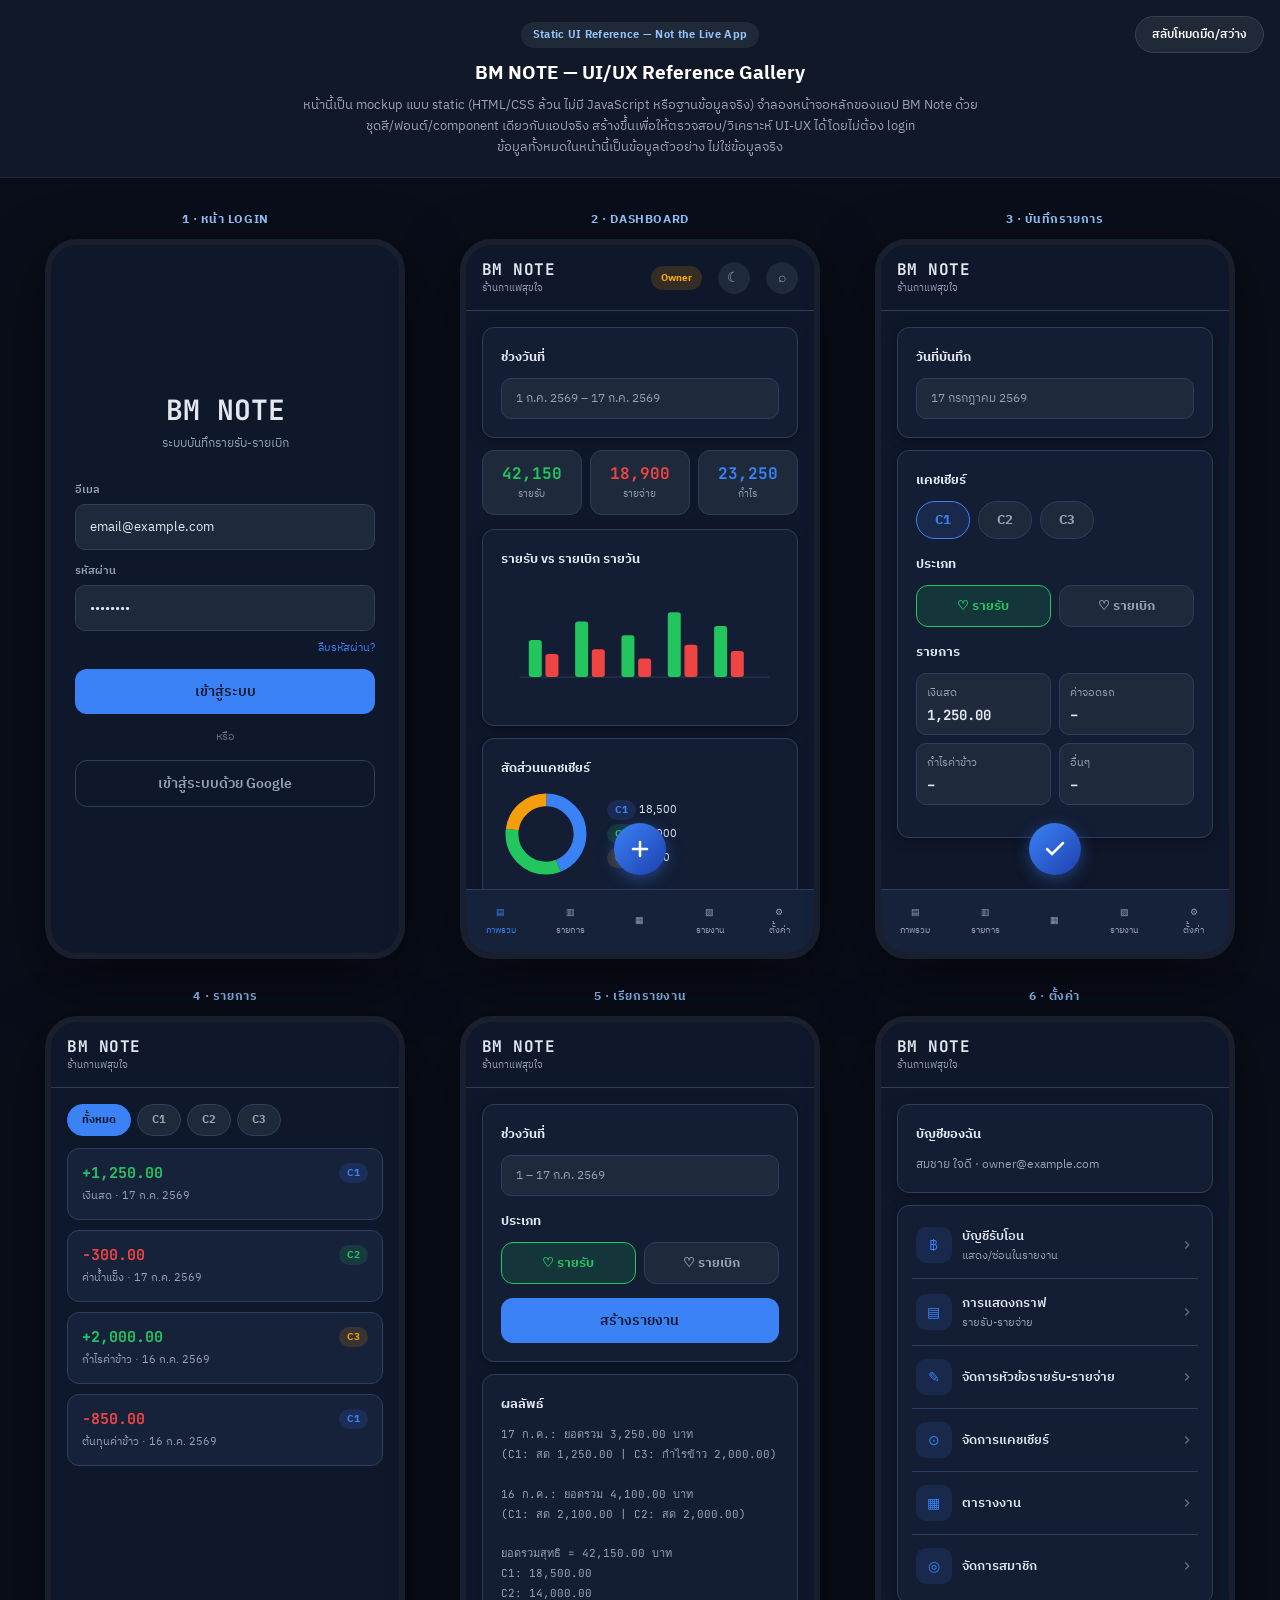
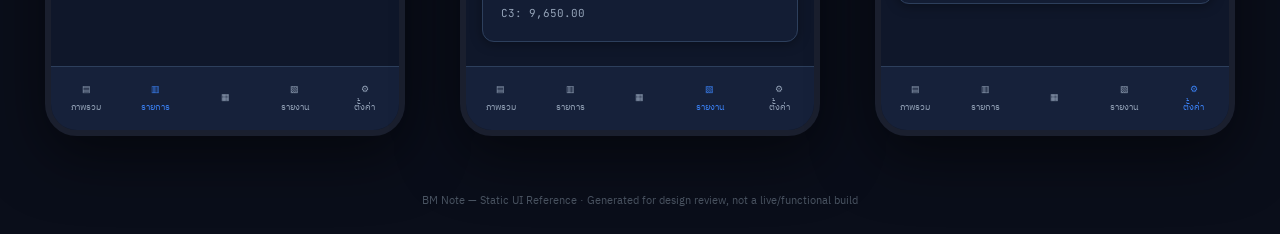
<file: landing.html>
<!DOCTYPE html>
<html lang="th" data-theme="dark">
<head>
<meta charset="UTF-8">
<meta name="viewport" content="width=device-width,initial-scale=1">
<title>BM NOTE — UI/UX Static Reference</title>
<meta name="description" content="Static, non-interactive reference gallery of the BM Note app screens, for design and UX review. Not the live application.">
<link href="https://fonts.googleapis.com/css2?family=IBM+Plex+Sans+Thai:wght@400;500;600;700&family=JetBrains+Mono:wght@400;700&display=swap" rel="stylesheet">
<style>
/* ============================================================
   Design tokens — copied verbatim from the live app's styles.css
   so this reference is visually faithful to the real product.
   ============================================================ */
:root{--sq:12px;--radius-md:24px;--radius-lg:36px}
[data-theme="dark"]{
  --bg:#0F172A;--surface:#16213a;--surface2:#1E293B;--surface3:#263449;
  --border:#2d3f5c;--accent:#3B82F6;--accent-dim:rgba(59,130,246,.12);
  --accent2:#1E40AF;--green:#22C55E;--green-dim:rgba(34,197,94,.14);
  --red:#EF4444;--red-dim:rgba(239,68,68,.14);--yellow:#F59E0B;
  --text:#E2E8F0;--text2:#94A3B8;--text3:#64748B;
  --shadow-sm:0 2px 12px rgba(0,0,0,.35);--c1:#3B82F6;--c2:#22C55E;--c3:#F59E0B;
  --btn-text-onaccent:#0F172A;
}
[data-theme="light"]{
  --bg:#F8FAFC;--surface:#fff;--surface2:#F1F5F9;--surface3:#E2E8F0;
  --border:#E2E8F0;--accent:#22C55E;--accent-dim:rgba(34,197,94,.12);
  --accent2:#15803D;--green:#22C55E;--green-dim:rgba(34,197,94,.1);
  --red:#EF4444;--red-dim:rgba(239,68,68,.1);--yellow:#F59E0B;
  --text:#1E293B;--text2:#64748B;--text3:#94A3B8;
  --shadow-sm:0 2px 12px rgba(15,23,42,.06);--c1:#22C55E;--c2:#3B82F6;--c3:#F59E0B;
  --btn-text-onaccent:#0F172A;
}
*{box-sizing:border-box}
body{margin:0;font-family:'IBM Plex Sans Thai',sans-serif;background:#0a0e1a;color:var(--text);-webkit-font-smoothing:antialiased}

/* ---------- Meta page chrome (NOT part of the app itself) ---------- */
.meta-banner{background:#111827;border-bottom:1px solid #1f2937;padding:20px 24px;text-align:center}
.meta-banner h1{margin:0 0 6px;font-size:19px;color:#fff}
.meta-banner p{margin:0 auto;max-width:680px;font-size:13px;color:#9ca3af;line-height:1.6}
.meta-banner .tag{display:inline-block;background:#1f2937;color:#93c5fd;font-size:11px;font-weight:700;padding:4px 12px;border-radius:20px;margin-bottom:10px;letter-spacing:.3px}
.theme-toggle{position:fixed;top:16px;right:16px;z-index:99;background:#1f2937;border:1px solid #374151;color:#fff;font-family:inherit;font-size:12px;font-weight:600;padding:8px 16px;border-radius:20px;cursor:pointer}

.gallery{display:grid;grid-template-columns:repeat(auto-fit,minmax(340px,1fr));gap:28px;padding:32px;max-width:1400px;margin:0 auto}
.screen-block{display:flex;flex-direction:column;align-items:center}
.screen-label{font-size:12px;font-weight:700;color:#93c5fd;text-transform:uppercase;letter-spacing:.6px;margin-bottom:10px}

/* ---------- Phone frame ---------- */
.phone{width:360px;max-width:100%;height:720px;background:var(--bg);border-radius:32px;border:6px solid #1a1f2e;box-shadow:0 20px 60px rgba(0,0,0,.5);overflow:hidden;position:relative;color:var(--text);font-size:14px}
.phone-inner{height:100%;overflow-y:auto;padding-bottom:70px}

/* ---------- App components (copied from the live styles.css) ---------- */
.top-bar{background:var(--bg);border-bottom:1px solid var(--border);padding:14px 16px;display:flex;align-items:center;gap:10px}
.logo{font-family:'JetBrains Mono',monospace;font-weight:700;font-size:16px;letter-spacing:.5px}
.logo span{display:block;font-family:'IBM Plex Sans Thai',sans-serif;font-size:10px;font-weight:400;color:var(--text2);letter-spacing:0}
.role-badge{margin-left:auto;font-size:10px;font-weight:700;padding:4px 10px;border-radius:20px;background:rgba(255,170,0,.15);color:#ffaa00}
.icon-btn{background:var(--surface2);border:none;width:32px;height:32px;border-radius:50%;display:flex;align-items:center;justify-content:center;color:var(--text2);margin-left:6px}

.section-pad{padding:16px}
.card{background:var(--surface);border:1px solid var(--border);border-radius:var(--sq);padding:18px;margin-bottom:12px;box-shadow:var(--shadow-sm)}
[data-theme="dark"] .card{background:rgba(22,33,58,.65)}
.card-title{font-size:13px;font-weight:700;margin-bottom:10px;display:flex;align-items:center;gap:6px}

.quick-stats{display:grid;grid-template-columns:1fr 1fr 1fr;gap:8px;margin-bottom:14px}
.stat-card{background:var(--surface2);border:1px solid var(--border);border-radius:var(--sq);padding:12px;text-align:center}
.stat-card .v{font-family:'JetBrains Mono',monospace;font-size:16px;font-weight:700}
.stat-card .l{font-size:10px;color:var(--text2);margin-top:2px}

.btn{padding:11px 20px;border:none;border-radius:var(--sq);font-family:inherit;font-size:14px;font-weight:600;display:inline-flex;align-items:center;justify-content:center;gap:6px;width:100%}
.btn-primary{background:var(--accent);color:var(--btn-text-onaccent)}
.btn-ghost{background:transparent;border:1.5px solid var(--border);color:var(--text2)}

.cashier-group{display:flex;gap:8px;margin-bottom:14px}
.cashier-btn{padding:7px 18px;border-radius:20px;border:1px solid var(--border);background:var(--surface2);color:var(--text2);font-size:13px;font-weight:700}
.cashier-btn.active{background:var(--accent-dim);border-color:var(--accent);color:var(--accent)}

.cat-group{display:flex;gap:8px;margin-bottom:14px}
.cat-btn{flex:1;padding:9px;border-radius:var(--sq);border:1px solid var(--border);background:var(--surface2);color:var(--text2);font-size:13px;font-weight:700;text-align:center}
.cat-btn.income.active{background:var(--green-dim);border-color:var(--green);color:var(--green)}
.cat-btn.expense.active{background:var(--red-dim);border-color:var(--red);color:var(--red)}

.items-grid{display:grid;grid-template-columns:1fr 1fr;gap:8px;margin-bottom:14px}
.item-cell{background:var(--surface2);border:1px solid var(--border);border-radius:10px;padding:10px}
.item-cell .n{font-size:11px;color:var(--text2);margin-bottom:4px}
.item-cell .amt{font-family:'JetBrains Mono',monospace;font-size:14px;font-weight:700}

.filter-row{display:flex;gap:6px;margin-bottom:12px;flex-wrap:wrap}
.filter-chip{padding:6px 14px;border:1px solid var(--border);background:var(--surface2);color:var(--text2);font-size:11px;font-weight:700;border-radius:20px}
.filter-chip.active{background:var(--accent);color:var(--btn-text-onaccent);border-color:var(--accent)}

.record-item{background:var(--surface);border:1px solid var(--border);border-radius:var(--sq);padding:14px;margin-bottom:10px}
.record-item .row1{display:flex;justify-content:space-between;align-items:center;margin-bottom:4px}
.record-item .amt{font-family:'JetBrains Mono',monospace;font-weight:700;font-size:15px}
.record-item .amt.income{color:var(--green)}
.record-item .amt.expense{color:var(--red)}
.record-item .meta{font-size:11px;color:var(--text2)}
.badge{font-size:10px;font-weight:700;padding:2px 8px;border-radius:10px}
.badge.c1{background:rgba(59,130,246,.15);color:var(--c1)}
.badge.c2{background:rgba(34,197,94,.15);color:var(--c2)}
.badge.c3{background:rgba(245,158,11,.15);color:var(--c3)}

.menu-row{display:flex;align-items:center;gap:10px;padding:13px 4px;border-bottom:1px solid var(--border);cursor:pointer}
.menu-row .ic{width:36px;height:36px;border-radius:10px;background:var(--accent-dim);display:flex;align-items:center;justify-content:center;color:var(--accent);flex-shrink:0}
.menu-row .t{font-size:13px;font-weight:600}
.menu-row .s{font-size:11px;color:var(--text2)}
.menu-row svg.chev{margin-left:auto;color:var(--text3)}

.bottom-nav{position:absolute;bottom:0;left:0;right:0;height:64px;background:var(--nav-bg,var(--surface));border-top:1px solid var(--border);display:flex}
.nav-item{flex:1;display:flex;flex-direction:column;align-items:center;justify-content:center;gap:3px;font-size:9px;color:var(--text2)}
.nav-item.active{color:var(--accent)}
.fab{position:absolute;bottom:78px;left:50%;transform:translateX(-50%);width:52px;height:52px;border-radius:50%;background:linear-gradient(135deg,var(--accent),var(--accent2));display:flex;align-items:center;justify-content:center;box-shadow:0 4px 16px rgba(59,130,246,.4)}

.login-wrap{display:flex;flex-direction:column;align-items:center;justify-content:center;height:100%;padding:32px 24px;text-align:center}
.login-wrap .logo-big{font-family:'JetBrains Mono',monospace;font-weight:700;font-size:28px;margin-bottom:6px}
.login-wrap .tagline{font-size:12px;color:var(--text2);margin-bottom:28px}
.login-wrap .form-full{width:100%}
.form-label{font-size:11px;color:var(--text2);margin-bottom:5px;font-weight:600}
.form-row{margin-bottom:12px;text-align:left}
.form-input{width:100%;padding:11px 14px;border-radius:10px;border:1px solid var(--border);background:var(--surface2);color:var(--text);font-family:inherit;font-size:13px}

svg text{font-family:'IBM Plex Sans Thai',sans-serif}
</style>
</head>
<body>

<div class="meta-banner">
  <div class="tag">Static UI Reference — Not the Live App</div>
  <h1>BM NOTE — UI/UX Reference Gallery</h1>
  <p>
    หน้านี้เป็น mockup แบบ static (HTML/CSS ล้วน ไม่มี JavaScript หรือฐานข้อมูลจริง) จำลองหน้าจอหลักของแอป BM Note
    ด้วยชุดสี/ฟอนต์/component เดียวกับแอปจริง สร้างขึ้นเพื่อให้ตรวจสอบ/วิเคราะห์ UI-UX ได้โดยไม่ต้อง login
    <br>ข้อมูลทั้งหมดในหน้านี้เป็นข้อมูลตัวอย่าง ไม่ใช่ข้อมูลจริง
  </p>
</div>

<button class="theme-toggle" onclick="document.documentElement.setAttribute('data-theme', document.documentElement.getAttribute('data-theme')==='dark'?'light':'dark')">
  สลับโหมดมืด/สว่าง
</button>

<div class="gallery">

  <!-- ============ SCREEN 1: LOGIN ============ -->
  <div class="screen-block">
    <div class="screen-label">1 · หน้า Login</div>
    <div class="phone">
      <div class="login-wrap">
        <div class="logo-big">BM NOTE</div>
        <div class="tagline">ระบบบันทึกรายรับ-รายเบิก</div>
        <div class="form-full">
          <div class="form-row">
            <div class="form-label">อีเมล</div>
            <input class="form-input" value="email@example.com" readonly>
          </div>
          <div class="form-row">
            <div class="form-label">รหัสผ่าน</div>
            <input class="form-input" type="password" value="••••••••" readonly>
          </div>
          <div style="text-align:right;font-size:11px;color:var(--accent);margin:-4px 0 12px">ลืมรหัสผ่าน?</div>
          <button class="btn btn-primary">เข้าสู่ระบบ</button>
          <div style="text-align:center;font-size:11px;color:var(--text3);margin:14px 0">หรือ</div>
          <button class="btn btn-ghost">เข้าสู่ระบบด้วย Google</button>
        </div>
      </div>
    </div>
  </div>

  <!-- ============ SCREEN 2: DASHBOARD ============ -->
  <div class="screen-block">
    <div class="screen-label">2 · Dashboard</div>
    <div class="phone">
      <div class="phone-inner">
        <div class="top-bar">
          <div class="logo">BM NOTE<span>ร้านกาแฟสุขใจ</span></div>
          <div class="role-badge">Owner</div>
          <div class="icon-btn">☾</div>
          <div class="icon-btn">⌕</div>
        </div>
        <div class="section-pad">
          <div class="card">
            <div class="card-title">ช่วงวันที่</div>
            <div style="background:var(--surface2);border:1px solid var(--border);border-radius:10px;padding:10px 14px;font-size:12px;color:var(--text2)">1 ก.ค. 2569 – 17 ก.ค. 2569</div>
          </div>
          <div class="quick-stats">
            <div class="stat-card"><div class="v" style="color:var(--green)">42,150</div><div class="l">รายรับ</div></div>
            <div class="stat-card"><div class="v" style="color:var(--red)">18,900</div><div class="l">รายจ่าย</div></div>
            <div class="stat-card"><div class="v" style="color:var(--accent)">23,250</div><div class="l">กำไร</div></div>
          </div>
          <div class="card">
            <div class="card-title">รายรับ vs รายเบิก รายวัน</div>
            <svg viewBox="0 0 300 120" width="100%" height="120">
              <g font-size="8" fill="var(--text3)">
                <line x1="20" y1="100" x2="290" y2="100" stroke="var(--border)"/>
                <rect x="30" y="60" width="14" height="40" rx="3" fill="var(--green)"/>
                <rect x="48" y="75" width="14" height="25" rx="3" fill="var(--red)"/>
                <rect x="80" y="40" width="14" height="60" rx="3" fill="var(--green)"/>
                <rect x="98" y="70" width="14" height="30" rx="3" fill="var(--red)"/>
                <rect x="130" y="55" width="14" height="45" rx="3" fill="var(--green)"/>
                <rect x="148" y="80" width="14" height="20" rx="3" fill="var(--red)"/>
                <rect x="180" y="30" width="14" height="70" rx="3" fill="var(--green)"/>
                <rect x="198" y="65" width="14" height="35" rx="3" fill="var(--red)"/>
                <rect x="230" y="45" width="14" height="55" rx="3" fill="var(--green)"/>
                <rect x="248" y="72" width="14" height="28" rx="3" fill="var(--red)"/>
              </g>
            </svg>
          </div>
          <div class="card">
            <div class="card-title">สัดส่วนแคชเชียร์</div>
            <div style="display:flex;align-items:center;gap:16px">
              <svg viewBox="0 0 42 42" width="90" height="90">
                <circle r="15.9" cx="21" cy="21" fill="transparent" stroke="var(--c1)" stroke-width="6" stroke-dasharray="44 56" stroke-dashoffset="25"/>
                <circle r="15.9" cx="21" cy="21" fill="transparent" stroke="var(--c2)" stroke-width="6" stroke-dasharray="33 67" stroke-dashoffset="-19"/>
                <circle r="15.9" cx="21" cy="21" fill="transparent" stroke="var(--c3)" stroke-width="6" stroke-dasharray="23 77" stroke-dashoffset="-52"/>
              </svg>
              <div style="font-size:11px;display:flex;flex-direction:column;gap:6px">
                <div><span class="badge c1">C1</span> 18,500</div>
                <div><span class="badge c2">C2</span> 14,000</div>
                <div><span class="badge c3">C3</span> 9,650</div>
              </div>
            </div>
          </div>
        </div>
        <div class="fab">
          <svg width="24" height="24" viewBox="0 0 24 24" fill="none" stroke="#fff" stroke-width="2.5" stroke-linecap="round"><line x1="12" y1="5" x2="12" y2="19"/><line x1="5" y1="12" x2="19" y2="12"/></svg>
        </div>
        <div class="bottom-nav">
          <div class="nav-item active">▤<span>ภาพรวม</span></div>
          <div class="nav-item">▥<span>รายการ</span></div>
          <div class="nav-item">▦<span></span></div>
          <div class="nav-item">▧<span>รายงาน</span></div>
          <div class="nav-item">⚙<span>ตั้งค่า</span></div>
        </div>
      </div>
    </div>
  </div>

  <!-- ============ SCREEN 3: ADD RECORD ============ -->
  <div class="screen-block">
    <div class="screen-label">3 · บันทึกรายการ</div>
    <div class="phone">
      <div class="phone-inner">
        <div class="top-bar">
          <div class="logo">BM NOTE<span>ร้านกาแฟสุขใจ</span></div>
        </div>
        <div class="section-pad">
          <div class="card">
            <div class="card-title">วันที่บันทึก</div>
            <div style="background:var(--surface2);border:1px solid var(--border);border-radius:10px;padding:10px 14px;font-size:12px;color:var(--text2)">17 กรกฎาคม 2569</div>
          </div>
          <div class="card">
            <div class="card-title">แคชเชียร์</div>
            <div class="cashier-group">
              <div class="cashier-btn active">C1</div>
              <div class="cashier-btn">C2</div>
              <div class="cashier-btn">C3</div>
            </div>
            <div class="card-title">ประเภท</div>
            <div class="cat-group">
              <div class="cat-btn income active">♡ รายรับ</div>
              <div class="cat-btn expense">♡ รายเบิก</div>
            </div>
            <div class="card-title">รายการ</div>
            <div class="items-grid">
              <div class="item-cell"><div class="n">เงินสด</div><div class="amt">1,250.00</div></div>
              <div class="item-cell"><div class="n">ค่าจอดรถ</div><div class="amt">–</div></div>
              <div class="item-cell"><div class="n">กำไรค่าข้าว</div><div class="amt">–</div></div>
              <div class="item-cell"><div class="n">อื่นๆ</div><div class="amt">–</div></div>
            </div>
          </div>
        </div>
        <div class="fab" style="background:linear-gradient(135deg,var(--accent),var(--accent2))">
          <svg width="24" height="24" viewBox="0 0 24 24" fill="none" stroke="#fff" stroke-width="2.5" stroke-linecap="round"><polyline points="20 6 9 17 4 12"/></svg>
        </div>
        <div class="bottom-nav">
          <div class="nav-item">▤<span>ภาพรวม</span></div>
          <div class="nav-item">▥<span>รายการ</span></div>
          <div class="nav-item">▦<span></span></div>
          <div class="nav-item">▧<span>รายงาน</span></div>
          <div class="nav-item">⚙<span>ตั้งค่า</span></div>
        </div>
      </div>
    </div>
  </div>

  <!-- ============ SCREEN 4: RECORDS LIST ============ -->
  <div class="screen-block">
    <div class="screen-label">4 · รายการ</div>
    <div class="phone">
      <div class="phone-inner">
        <div class="top-bar">
          <div class="logo">BM NOTE<span>ร้านกาแฟสุขใจ</span></div>
        </div>
        <div class="section-pad">
          <div class="filter-row">
            <div class="filter-chip active">ทั้งหมด</div>
            <div class="filter-chip">C1</div>
            <div class="filter-chip">C2</div>
            <div class="filter-chip">C3</div>
          </div>
          <div class="record-item">
            <div class="row1"><span class="amt income">+1,250.00</span><span class="badge c1">C1</span></div>
            <div class="meta">เงินสด · 17 ก.ค. 2569</div>
          </div>
          <div class="record-item">
            <div class="row1"><span class="amt expense">−300.00</span><span class="badge c2">C2</span></div>
            <div class="meta">ค่าน้ำแข็ง · 17 ก.ค. 2569</div>
          </div>
          <div class="record-item">
            <div class="row1"><span class="amt income">+2,000.00</span><span class="badge c3">C3</span></div>
            <div class="meta">กำไรค่าข้าว · 16 ก.ค. 2569</div>
          </div>
          <div class="record-item">
            <div class="row1"><span class="amt expense">−850.00</span><span class="badge c1">C1</span></div>
            <div class="meta">ต้นทุนค่าข้าว · 16 ก.ค. 2569</div>
          </div>
        </div>
        <div class="bottom-nav">
          <div class="nav-item">▤<span>ภาพรวม</span></div>
          <div class="nav-item active">▥<span>รายการ</span></div>
          <div class="nav-item">▦<span></span></div>
          <div class="nav-item">▧<span>รายงาน</span></div>
          <div class="nav-item">⚙<span>ตั้งค่า</span></div>
        </div>
      </div>
    </div>
  </div>

  <!-- ============ SCREEN 5: REPORT ============ -->
  <div class="screen-block">
    <div class="screen-label">5 · เรียกรายงาน</div>
    <div class="phone">
      <div class="phone-inner">
        <div class="top-bar">
          <div class="logo">BM NOTE<span>ร้านกาแฟสุขใจ</span></div>
        </div>
        <div class="section-pad">
          <div class="card">
            <div class="card-title">ช่วงวันที่</div>
            <div style="background:var(--surface2);border:1px solid var(--border);border-radius:10px;padding:10px 14px;font-size:12px;color:var(--text2);margin-bottom:14px">1 – 17 ก.ค. 2569</div>
            <div class="card-title">ประเภท</div>
            <div class="cat-group">
              <div class="cat-btn income active">♡ รายรับ</div>
              <div class="cat-btn expense">♡ รายเบิก</div>
            </div>
            <button class="btn btn-primary">สร้างรายงาน</button>
          </div>
          <div class="card">
            <div class="card-title">ผลลัพธ์</div>
            <div style="font-family:'JetBrains Mono',monospace;font-size:11px;line-height:1.8;color:var(--text2);white-space:pre-wrap">17 ก.ค.: ยอดรวม 3,250.00 บาท
(C1: สด 1,250.00 | C3: กำไรข้าว 2,000.00)

16 ก.ค.: ยอดรวม 4,100.00 บาท
(C1: สด 2,100.00 | C2: สด 2,000.00)

ยอดรวมสุทธิ = 42,150.00 บาท
C1: 18,500.00
C2: 14,000.00
C3: 9,650.00</div>
          </div>
        </div>
        <div class="bottom-nav">
          <div class="nav-item">▤<span>ภาพรวม</span></div>
          <div class="nav-item">▥<span>รายการ</span></div>
          <div class="nav-item">▦<span></span></div>
          <div class="nav-item active">▧<span>รายงาน</span></div>
          <div class="nav-item">⚙<span>ตั้งค่า</span></div>
        </div>
      </div>
    </div>
  </div>

  <!-- ============ SCREEN 6: SETTINGS ============ -->
  <div class="screen-block">
    <div class="screen-label">6 · ตั้งค่า</div>
    <div class="phone">
      <div class="phone-inner">
        <div class="top-bar">
          <div class="logo">BM NOTE<span>ร้านกาแฟสุขใจ</span></div>
        </div>
        <div class="section-pad">
          <div class="card">
            <div class="card-title">บัญชีของฉัน</div>
            <div style="font-size:12px;color:var(--text2)">สมชาย ใจดี · owner@example.com</div>
          </div>
          <div class="card" style="padding:6px 14px">
            <div class="menu-row"><div class="ic">฿</div><div><div class="t">บัญชีรับโอน</div><div class="s">แสดง/ซ่อนในรายงาน</div></div><svg class="chev" width="14" height="14" viewBox="0 0 24 24" fill="none" stroke="currentColor" stroke-width="2"><polyline points="9 18 15 12 9 6"/></svg></div>
            <div class="menu-row"><div class="ic">▤</div><div><div class="t">การแสดงกราฟ</div><div class="s">รายรับ-รายจ่าย</div></div><svg class="chev" width="14" height="14" viewBox="0 0 24 24" fill="none" stroke="currentColor" stroke-width="2"><polyline points="9 18 15 12 9 6"/></svg></div>
            <div class="menu-row"><div class="ic">✎</div><div><div class="t">จัดการหัวข้อรายรับ-รายจ่าย</div></div><svg class="chev" width="14" height="14" viewBox="0 0 24 24" fill="none" stroke="currentColor" stroke-width="2"><polyline points="9 18 15 12 9 6"/></svg></div>
            <div class="menu-row"><div class="ic">⊙</div><div><div class="t">จัดการแคชเชียร์</div></div><svg class="chev" width="14" height="14" viewBox="0 0 24 24" fill="none" stroke="currentColor" stroke-width="2"><polyline points="9 18 15 12 9 6"/></svg></div>
            <div class="menu-row"><div class="ic">▦</div><div><div class="t">ตารางงาน</div></div><svg class="chev" width="14" height="14" viewBox="0 0 24 24" fill="none" stroke="currentColor" stroke-width="2"><polyline points="9 18 15 12 9 6"/></svg></div>
            <div class="menu-row" style="border-bottom:none"><div class="ic">◎</div><div><div class="t">จัดการสมาชิก</div></div><svg class="chev" width="14" height="14" viewBox="0 0 24 24" fill="none" stroke="currentColor" stroke-width="2"><polyline points="9 18 15 12 9 6"/></svg></div>
          </div>
        </div>
        <div class="bottom-nav">
          <div class="nav-item">▤<span>ภาพรวม</span></div>
          <div class="nav-item">▥<span>รายการ</span></div>
          <div class="nav-item">▦<span></span></div>
          <div class="nav-item">▧<span>รายงาน</span></div>
          <div class="nav-item active">⚙<span>ตั้งค่า</span></div>
        </div>
      </div>
    </div>
  </div>

</div>

<div style="text-align:center;padding:24px;font-size:11px;color:#4b5563">
  BM Note — Static UI Reference · Generated for design review, not a live/functional build
</div>

</body>
</html>
</file>
